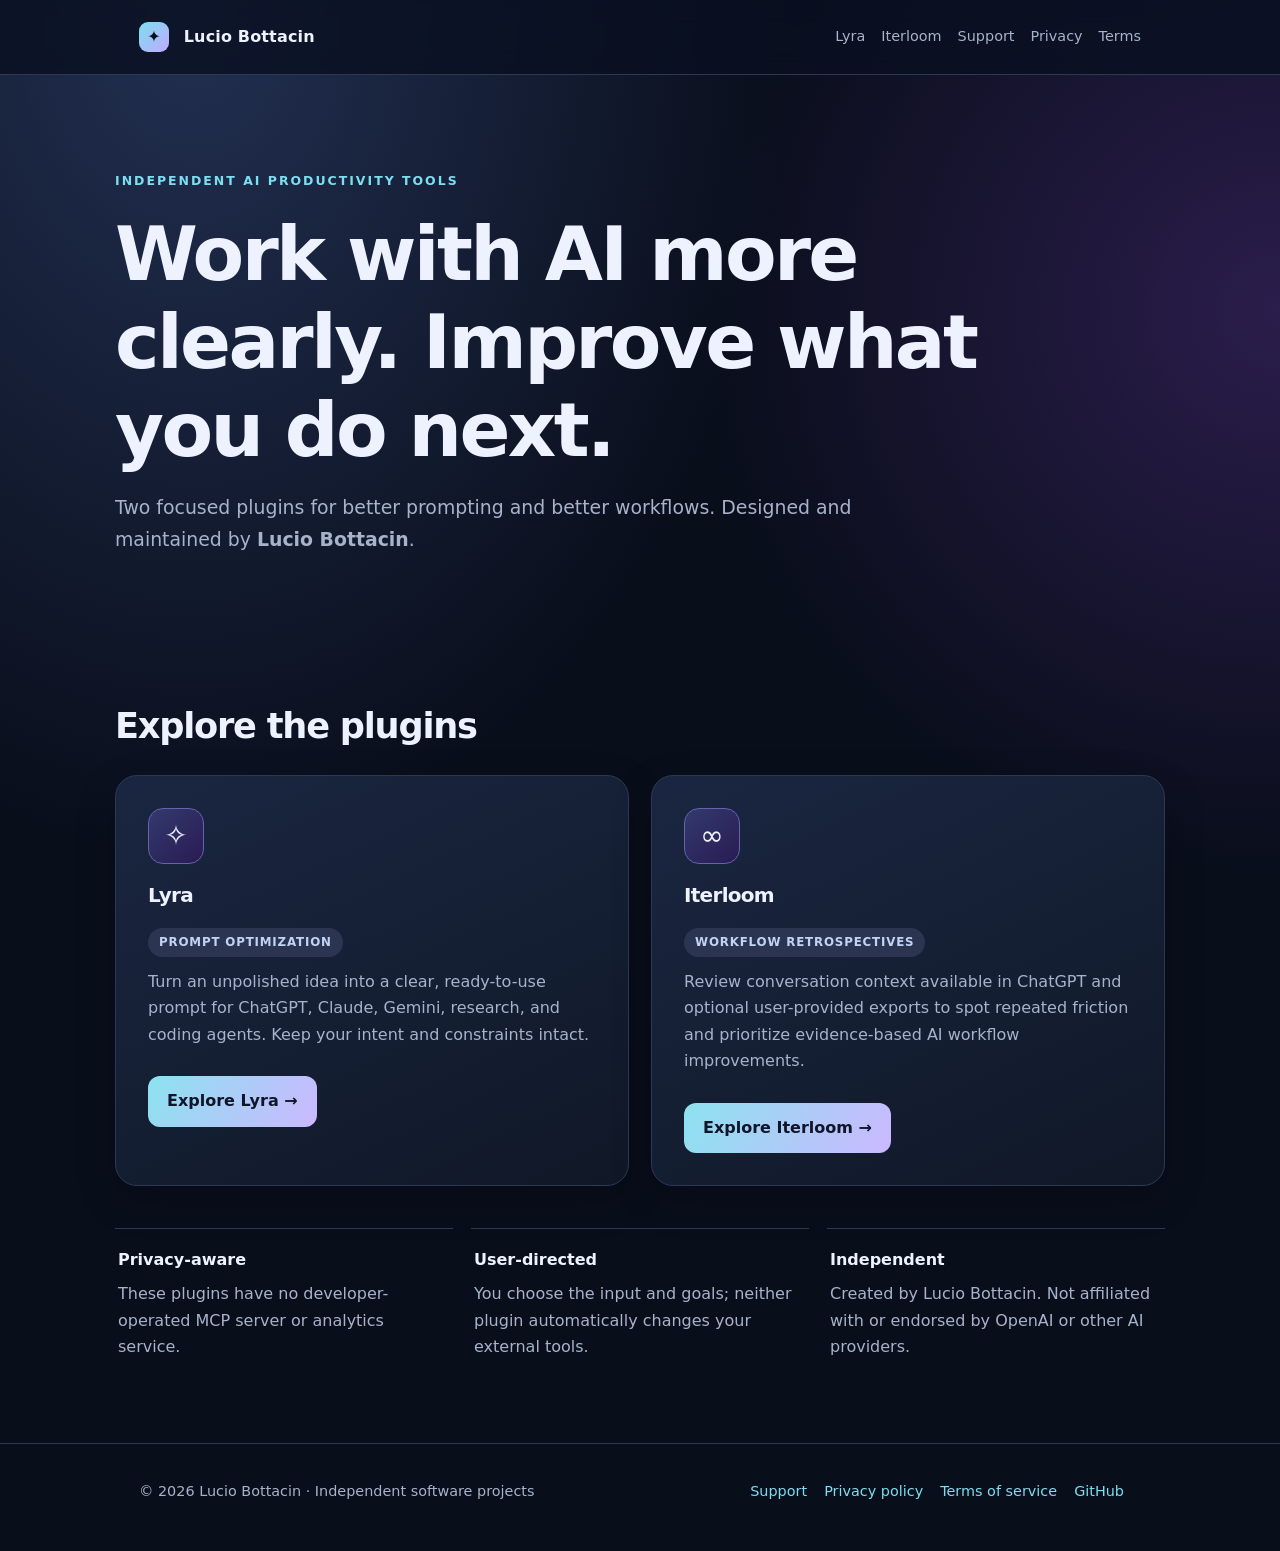
<file: index.html>
<!doctype html>
<html lang="en"><head><meta charset="utf-8"><meta name="viewport" content="width=device-width,initial-scale=1"><meta name="description" content="Lyra and Iterloom: independent AI productivity plugins created by Lucio Bottacin."><title>Lyra &amp; Iterloom — Lucio Bottacin</title><link rel="stylesheet" href="assets/style.css"></head>
<body><header class="topbar"><div class="wrap"><a class="brand" href="./"><span class="brand-mark">✦</span> Lucio Bottacin</a><nav class="nav" aria-label="Main navigation"><a href="lyra/">Lyra</a><a href="iterloom/">Iterloom</a><a href="support/">Support</a><a href="privacy/">Privacy</a><a href="terms/">Terms</a></nav></div></header>
<main><section class="hero wrap"><div class="eyebrow">Independent AI productivity tools</div><h1>Work with AI more clearly. Improve what you do next.</h1><p class="lead">Two focused plugins for better prompting and better workflows. Designed and maintained by <strong>Lucio Bottacin</strong>.</p></section>
<section class="section wrap" aria-labelledby="plugins"><h2 id="plugins">Explore the plugins</h2><div class="grid"><article class="card"><div class="symbol" aria-hidden="true">✧</div><h3>Lyra</h3><span class="pill">Prompt optimization</span><p>Turn an unpolished idea into a clear, ready-to-use prompt for ChatGPT, Claude, Gemini, research, and coding agents. Keep your intent and constraints intact.</p><a class="button" href="lyra/">Explore Lyra →</a></article><article class="card"><div class="symbol" aria-hidden="true">∞</div><h3>Iterloom</h3><span class="pill">Workflow retrospectives</span><p>Review conversation context available in ChatGPT and optional user-provided exports to spot repeated friction and prioritize evidence-based AI workflow improvements.</p><a class="button" href="iterloom/">Explore Iterloom →</a></article></div><div class="features"><div class="feature"><strong>Privacy-aware</strong>These plugins have no developer-operated MCP server or analytics service.</div><div class="feature"><strong>User-directed</strong>You choose the input and goals; neither plugin automatically changes your external tools.</div><div class="feature"><strong>Independent</strong>Created by Lucio Bottacin. Not affiliated with or endorsed by OpenAI or other AI providers.</div></div></section></main>
<footer class="footer"><div class="wrap"><div>© 2026 Lucio Bottacin · Independent software projects</div><div><a href="support/">Support</a><a href="privacy/">Privacy policy</a><a href="terms/">Terms of service</a><a href="https://github.com/LucioB16/chatgpt-plugins">GitHub</a></div></div></footer></body></html>
</file>
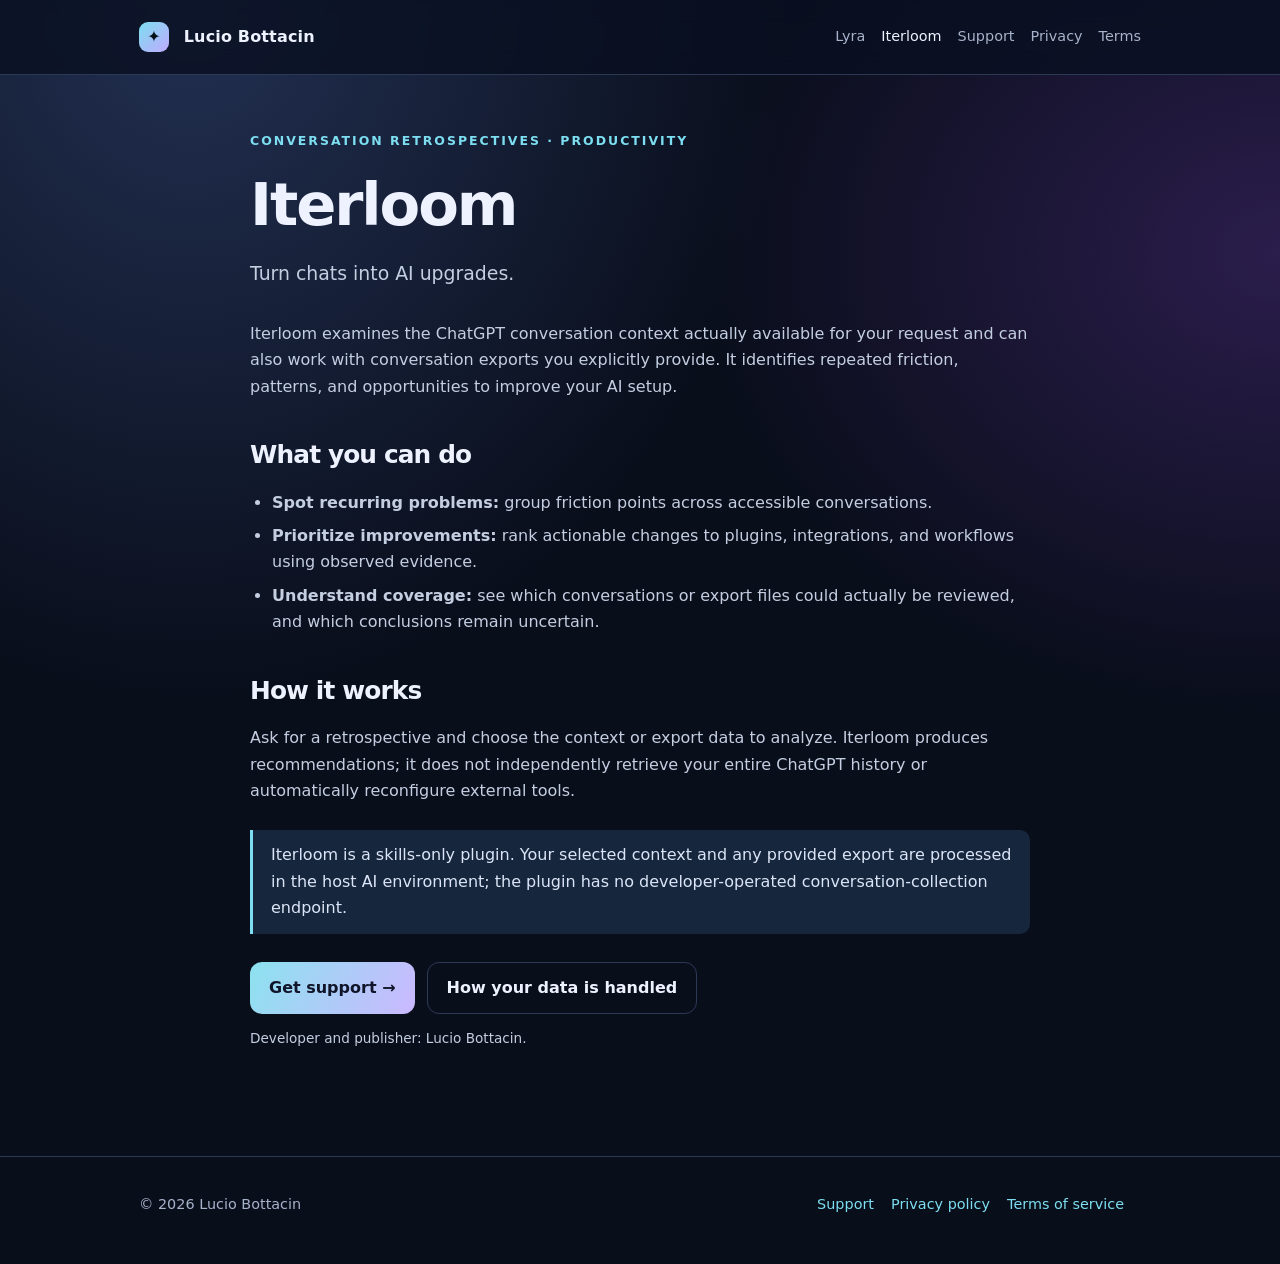
<file: iterloom/index.html>
<!doctype html>
<html lang="en"><head><meta charset="utf-8"><meta name="viewport" content="width=device-width,initial-scale=1"><meta name="description" content="Iterloom turns accessible ChatGPT context and optional exports into practical AI workflow improvements."><title>Iterloom — Workflow reviews by Lucio Bottacin</title><link rel="stylesheet" href="../assets/style.css"></head>
<body><header class="topbar"><div class="wrap"><a class="brand" href="../"><span class="brand-mark">✦</span> Lucio Bottacin</a><nav class="nav" aria-label="Main navigation"><a href="../lyra/">Lyra</a><a href="./" aria-current="page">Iterloom</a><a href="../support/">Support</a><a href="../privacy/">Privacy</a><a href="../terms/">Terms</a></nav></div></header>
<main><article class="wrap prose"><div class="eyebrow">Conversation retrospectives · Productivity</div><h1>Iterloom</h1><p class="lead">Turn chats into AI upgrades.</p><p>Iterloom examines the ChatGPT conversation context actually available for your request and can also work with conversation exports you explicitly provide. It identifies repeated friction, patterns, and opportunities to improve your AI setup.</p><h2>What you can do</h2><ul><li><strong>Spot recurring problems:</strong> group friction points across accessible conversations.</li><li><strong>Prioritize improvements:</strong> rank actionable changes to plugins, integrations, and workflows using observed evidence.</li><li><strong>Understand coverage:</strong> see which conversations or export files could actually be reviewed, and which conclusions remain uncertain.</li></ul><h2>How it works</h2><p>Ask for a retrospective and choose the context or export data to analyze. Iterloom produces recommendations; it does not independently retrieve your entire ChatGPT history or automatically reconfigure external tools.</p><div class="notice">Iterloom is a skills-only plugin. Your selected context and any provided export are processed in the host AI environment; the plugin has no developer-operated conversation-collection endpoint.</div><div class="actions"><a class="button" href="../support/">Get support →</a><a class="button secondary" href="../privacy/">How your data is handled</a></div><p class="meta">Developer and publisher: Lucio Bottacin.</p></article></main><footer class="footer"><div class="wrap"><div>© 2026 Lucio Bottacin</div><div><a href="../support/">Support</a><a href="../privacy/">Privacy policy</a><a href="../terms/">Terms of service</a></div></div></footer></body></html>
</file>
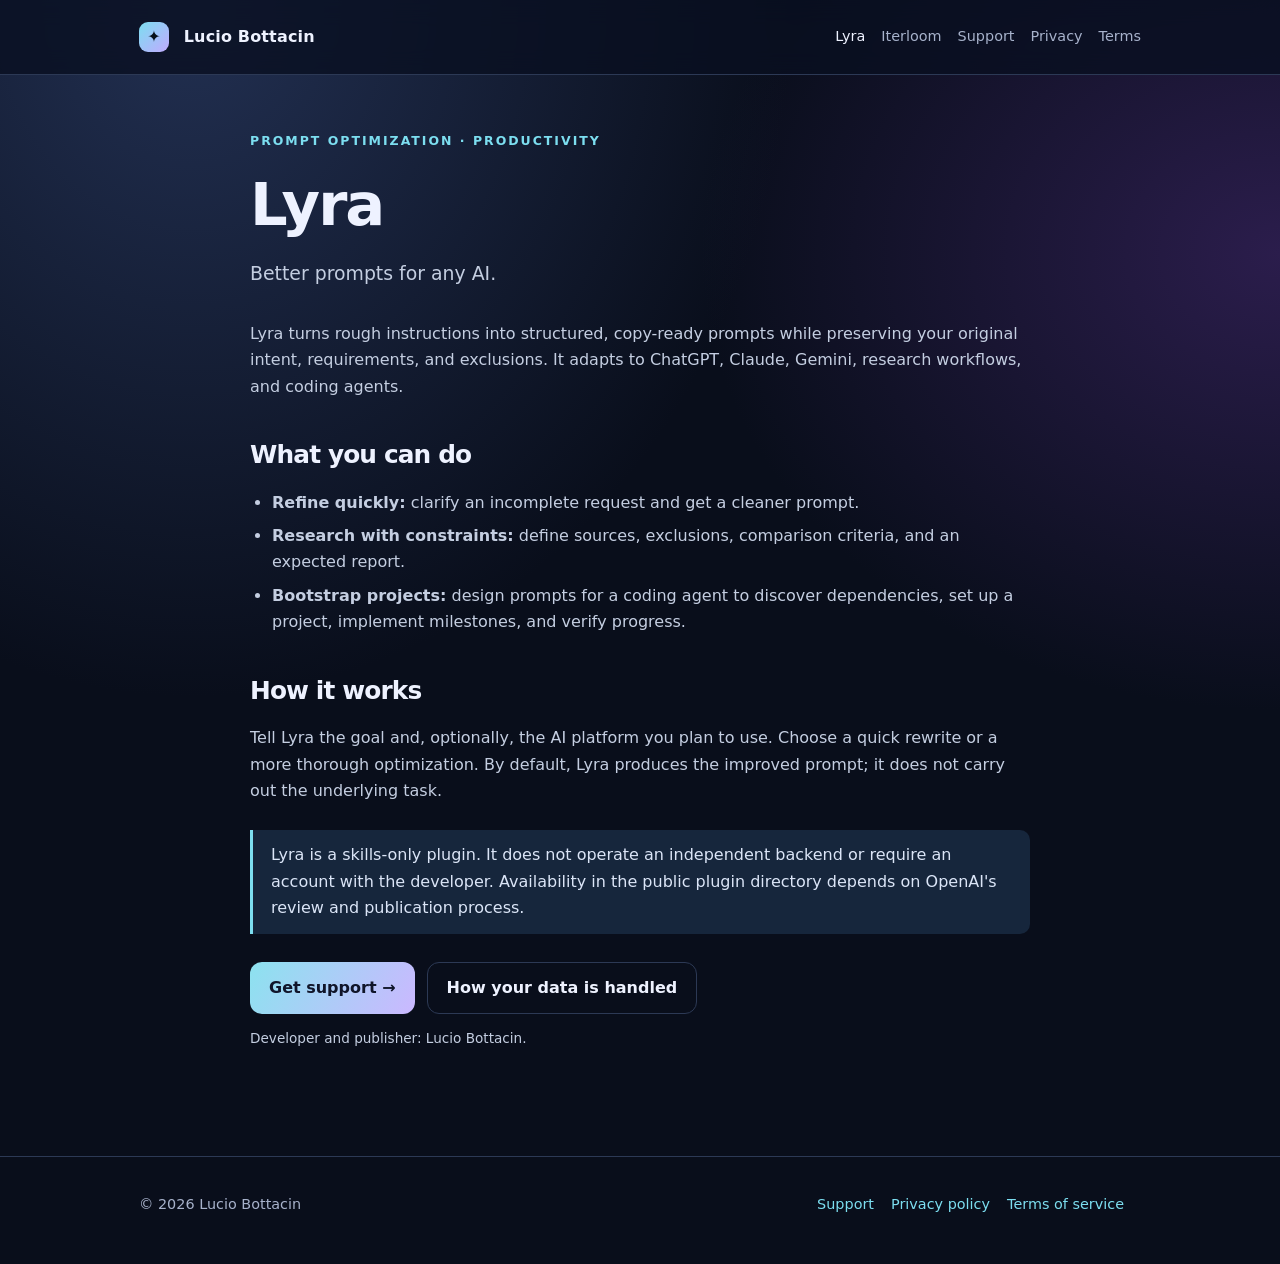
<file: lyra/index.html>
<!doctype html>
<html lang="en"><head><meta charset="utf-8"><meta name="viewport" content="width=device-width,initial-scale=1"><meta name="description" content="Lyra helps you turn rough ideas into clear, platform-aware prompts for AI."><title>Lyra — Prompt optimization by Lucio Bottacin</title><link rel="stylesheet" href="../assets/style.css"></head>
<body><header class="topbar"><div class="wrap"><a class="brand" href="../"><span class="brand-mark">✦</span> Lucio Bottacin</a><nav class="nav" aria-label="Main navigation"><a href="./" aria-current="page">Lyra</a><a href="../iterloom/">Iterloom</a><a href="../support/">Support</a><a href="../privacy/">Privacy</a><a href="../terms/">Terms</a></nav></div></header>
<main><article class="wrap prose"><div class="eyebrow">Prompt optimization · Productivity</div><h1>Lyra</h1><p class="lead">Better prompts for any AI.</p><p>Lyra turns rough instructions into structured, copy-ready prompts while preserving your original intent, requirements, and exclusions. It adapts to ChatGPT, Claude, Gemini, research workflows, and coding agents.</p><h2>What you can do</h2><ul><li><strong>Refine quickly:</strong> clarify an incomplete request and get a cleaner prompt.</li><li><strong>Research with constraints:</strong> define sources, exclusions, comparison criteria, and an expected report.</li><li><strong>Bootstrap projects:</strong> design prompts for a coding agent to discover dependencies, set up a project, implement milestones, and verify progress.</li></ul><h2>How it works</h2><p>Tell Lyra the goal and, optionally, the AI platform you plan to use. Choose a quick rewrite or a more thorough optimization. By default, Lyra produces the improved prompt; it does not carry out the underlying task.</p><div class="notice">Lyra is a skills-only plugin. It does not operate an independent backend or require an account with the developer. Availability in the public plugin directory depends on OpenAI's review and publication process.</div><div class="actions"><a class="button" href="../support/">Get support →</a><a class="button secondary" href="../privacy/">How your data is handled</a></div><p class="meta">Developer and publisher: Lucio Bottacin.</p></article></main><footer class="footer"><div class="wrap"><div>© 2026 Lucio Bottacin</div><div><a href="../support/">Support</a><a href="../privacy/">Privacy policy</a><a href="../terms/">Terms of service</a></div></div></footer></body></html>
</file>
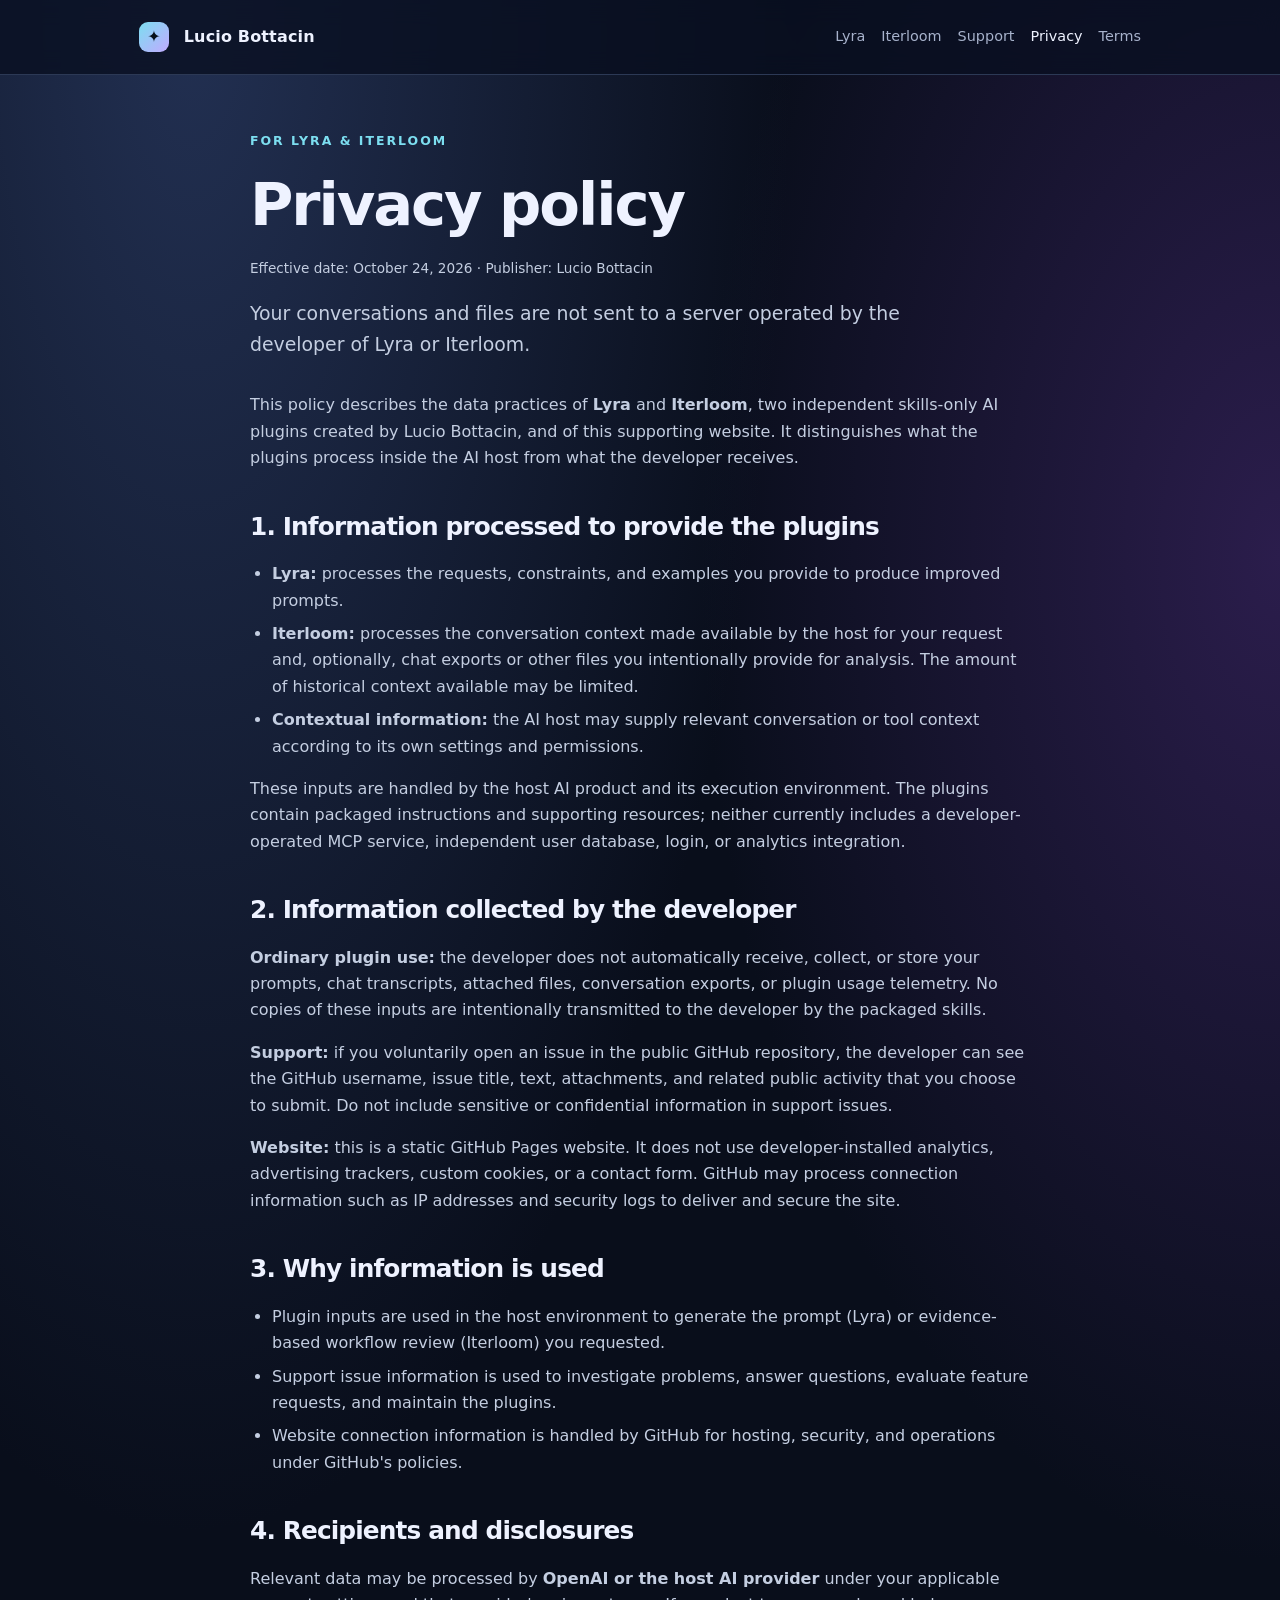
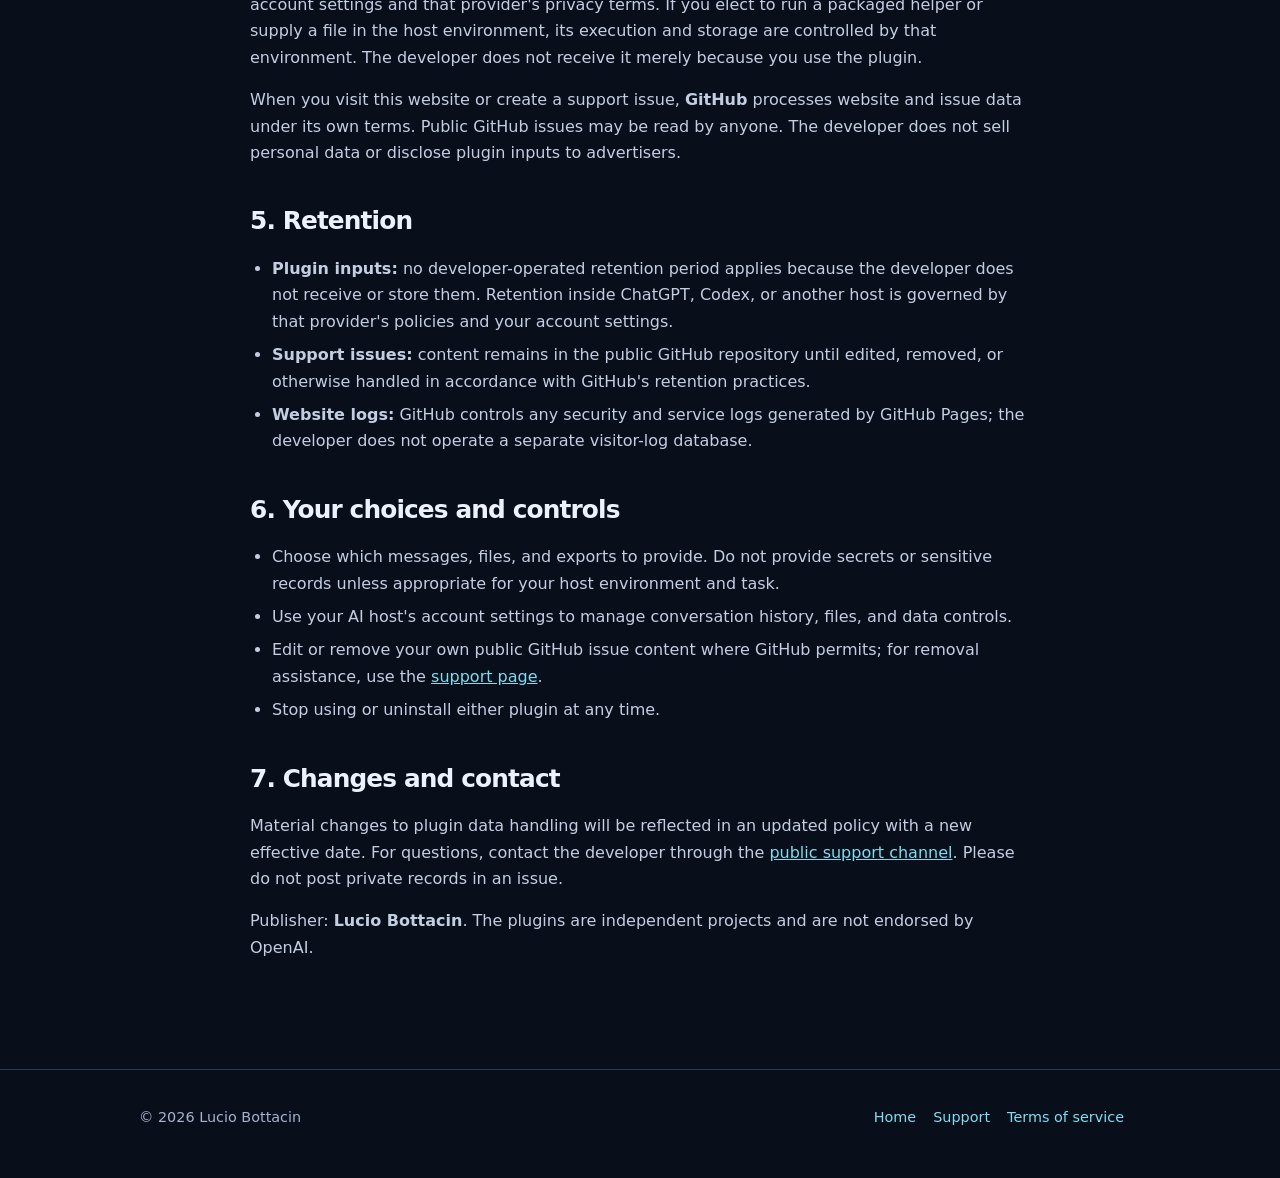
<file: privacy/index.html>
<!doctype html>
<html lang="en"><head><meta charset="utf-8"><meta name="viewport" content="width=device-width,initial-scale=1"><meta name="description" content="Privacy policy for Lyra and Iterloom, independent skills-only plugins by Lucio Bottacin."><title>Privacy Policy — Lyra &amp; Iterloom</title><link rel="stylesheet" href="../assets/style.css"></head>
<body><header class="topbar"><div class="wrap"><a class="brand" href="../"><span class="brand-mark">✦</span> Lucio Bottacin</a><nav class="nav" aria-label="Main navigation"><a href="../lyra/">Lyra</a><a href="../iterloom/">Iterloom</a><a href="../support/">Support</a><a href="./" aria-current="page">Privacy</a><a href="../terms/">Terms</a></nav></div></header>
<main><article class="wrap prose"><div class="eyebrow">For Lyra &amp; Iterloom</div><h1>Privacy policy</h1><p class="meta">Effective date: October 24, 2026 · Publisher: Lucio Bottacin</p><p class="lead">Your conversations and files are not sent to a server operated by the developer of Lyra or Iterloom.</p><p>This policy describes the data practices of <strong>Lyra</strong> and <strong>Iterloom</strong>, two independent skills-only AI plugins created by Lucio Bottacin, and of this supporting website. It distinguishes what the plugins process inside the AI host from what the developer receives.</p>
<h2>1. Information processed to provide the plugins</h2><ul><li><strong>Lyra:</strong> processes the requests, constraints, and examples you provide to produce improved prompts.</li><li><strong>Iterloom:</strong> processes the conversation context made available by the host for your request and, optionally, chat exports or other files you intentionally provide for analysis. The amount of historical context available may be limited.</li><li><strong>Contextual information:</strong> the AI host may supply relevant conversation or tool context according to its own settings and permissions.</li></ul><p>These inputs are handled by the host AI product and its execution environment. The plugins contain packaged instructions and supporting resources; neither currently includes a developer-operated MCP service, independent user database, login, or analytics integration.</p>
<h2>2. Information collected by the developer</h2><p><strong>Ordinary plugin use:</strong> the developer does not automatically receive, collect, or store your prompts, chat transcripts, attached files, conversation exports, or plugin usage telemetry. No copies of these inputs are intentionally transmitted to the developer by the packaged skills.</p><p><strong>Support:</strong> if you voluntarily open an issue in the public GitHub repository, the developer can see the GitHub username, issue title, text, attachments, and related public activity that you choose to submit. Do not include sensitive or confidential information in support issues.</p><p><strong>Website:</strong> this is a static GitHub Pages website. It does not use developer-installed analytics, advertising trackers, custom cookies, or a contact form. GitHub may process connection information such as IP addresses and security logs to deliver and secure the site.</p>
<h2>3. Why information is used</h2><ul><li>Plugin inputs are used in the host environment to generate the prompt (Lyra) or evidence-based workflow review (Iterloom) you requested.</li><li>Support issue information is used to investigate problems, answer questions, evaluate feature requests, and maintain the plugins.</li><li>Website connection information is handled by GitHub for hosting, security, and operations under GitHub's policies.</li></ul>
<h2>4. Recipients and disclosures</h2><p>Relevant data may be processed by <strong>OpenAI or the host AI provider</strong> under your applicable account settings and that provider's privacy terms. If you elect to run a packaged helper or supply a file in the host environment, its execution and storage are controlled by that environment. The developer does not receive it merely because you use the plugin.</p><p>When you visit this website or create a support issue, <strong>GitHub</strong> processes website and issue data under its own terms. Public GitHub issues may be read by anyone. The developer does not sell personal data or disclose plugin inputs to advertisers.</p>
<h2>5. Retention</h2><ul><li><strong>Plugin inputs:</strong> no developer-operated retention period applies because the developer does not receive or store them. Retention inside ChatGPT, Codex, or another host is governed by that provider's policies and your account settings.</li><li><strong>Support issues:</strong> content remains in the public GitHub repository until edited, removed, or otherwise handled in accordance with GitHub's retention practices.</li><li><strong>Website logs:</strong> GitHub controls any security and service logs generated by GitHub Pages; the developer does not operate a separate visitor-log database.</li></ul>
<h2>6. Your choices and controls</h2><ul><li>Choose which messages, files, and exports to provide. Do not provide secrets or sensitive records unless appropriate for your host environment and task.</li><li>Use your AI host's account settings to manage conversation history, files, and data controls.</li><li>Edit or remove your own public GitHub issue content where GitHub permits; for removal assistance, use the <a href="../support/">support page</a>.</li><li>Stop using or uninstall either plugin at any time.</li></ul>
<h2>7. Changes and contact</h2><p>Material changes to plugin data handling will be reflected in an updated policy with a new effective date. For questions, contact the developer through the <a href="../support/">public support channel</a>. Please do not post private records in an issue.</p><p>Publisher: <strong>Lucio Bottacin</strong>. The plugins are independent projects and are not endorsed by OpenAI.</p></article></main><footer class="footer"><div class="wrap"><div>© 2026 Lucio Bottacin</div><div><a href="../">Home</a><a href="../support/">Support</a><a href="../terms/">Terms of service</a></div></div></footer></body></html>
</file>
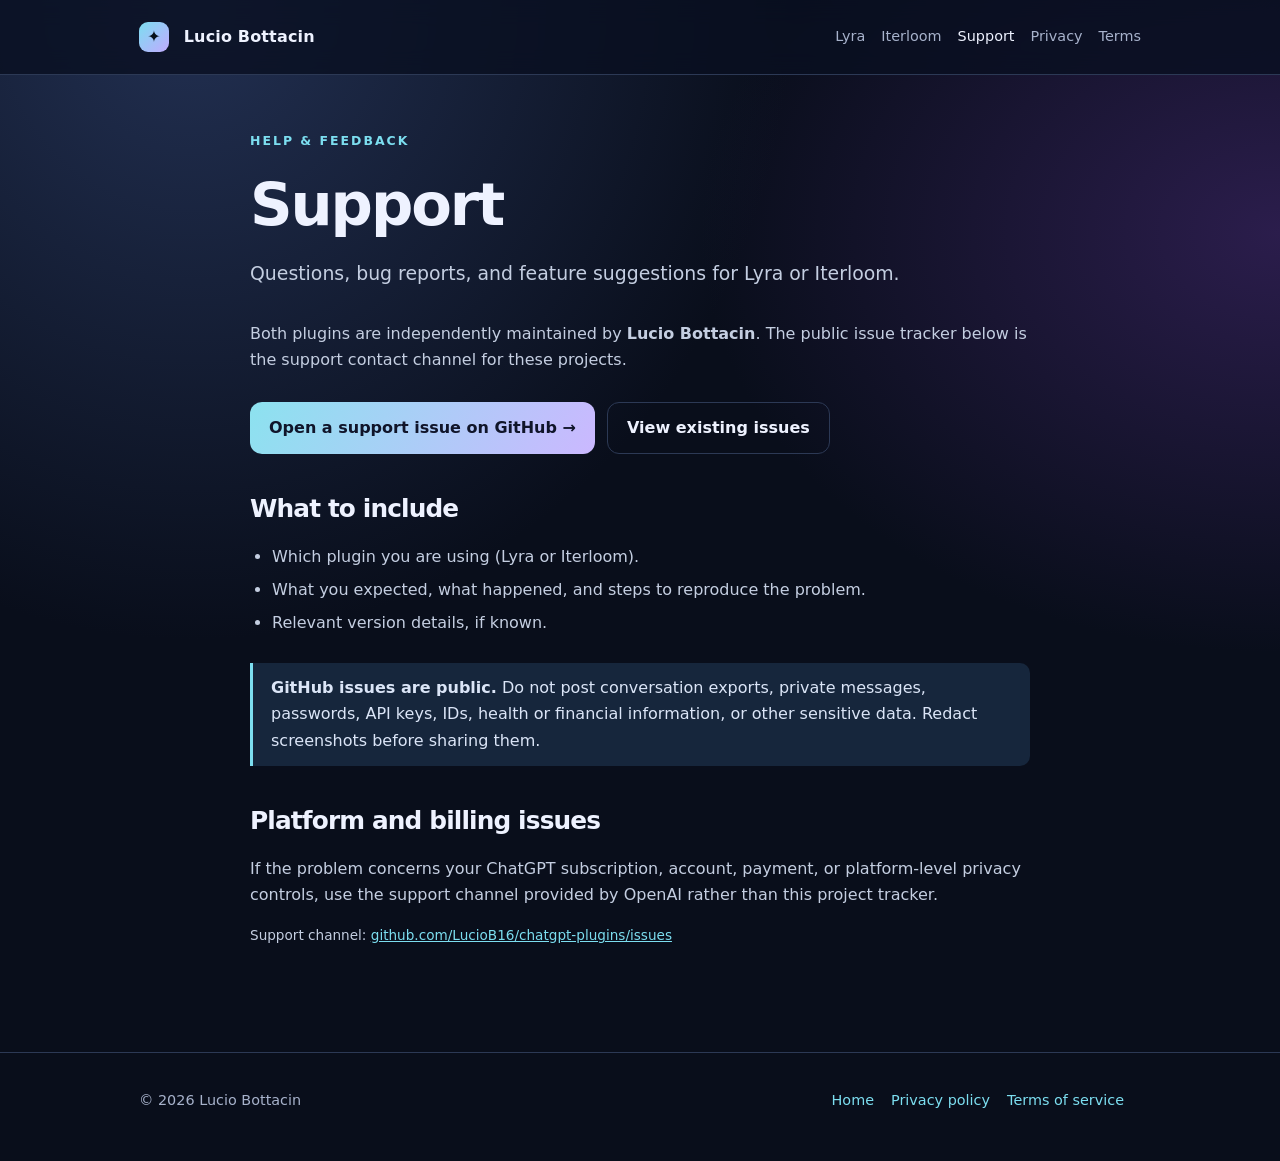
<file: support/index.html>
<!doctype html>
<html lang="en"><head><meta charset="utf-8"><meta name="viewport" content="width=device-width,initial-scale=1"><meta name="description" content="Get support for the Lyra and Iterloom plugins by Lucio Bottacin."><title>Support — Lyra &amp; Iterloom</title><link rel="stylesheet" href="../assets/style.css"></head>
<body><header class="topbar"><div class="wrap"><a class="brand" href="../"><span class="brand-mark">✦</span> Lucio Bottacin</a><nav class="nav" aria-label="Main navigation"><a href="../lyra/">Lyra</a><a href="../iterloom/">Iterloom</a><a href="./" aria-current="page">Support</a><a href="../privacy/">Privacy</a><a href="../terms/">Terms</a></nav></div></header>
<main><article class="wrap prose"><div class="eyebrow">Help &amp; feedback</div><h1>Support</h1><p class="lead">Questions, bug reports, and feature suggestions for Lyra or Iterloom.</p><p>Both plugins are independently maintained by <strong>Lucio Bottacin</strong>. The public issue tracker below is the support contact channel for these projects.</p><div class="actions"><a class="button" href="https://github.com/LucioB16/chatgpt-plugins/issues/new">Open a support issue on GitHub →</a><a class="button secondary" href="https://github.com/LucioB16/chatgpt-plugins/issues">View existing issues</a></div><h2>What to include</h2><ul><li>Which plugin you are using (Lyra or Iterloom).</li><li>What you expected, what happened, and steps to reproduce the problem.</li><li>Relevant version details, if known.</li></ul><div class="notice"><strong>GitHub issues are public.</strong> Do not post conversation exports, private messages, passwords, API keys, IDs, health or financial information, or other sensitive data. Redact screenshots before sharing them.</div><h2>Platform and billing issues</h2><p>If the problem concerns your ChatGPT subscription, account, payment, or platform-level privacy controls, use the support channel provided by OpenAI rather than this project tracker.</p><p class="meta">Support channel: <a href="https://github.com/LucioB16/chatgpt-plugins/issues">github.com/LucioB16/chatgpt-plugins/issues</a></p></article></main><footer class="footer"><div class="wrap"><div>© 2026 Lucio Bottacin</div><div><a href="../">Home</a><a href="../privacy/">Privacy policy</a><a href="../terms/">Terms of service</a></div></div></footer></body></html>
</file>
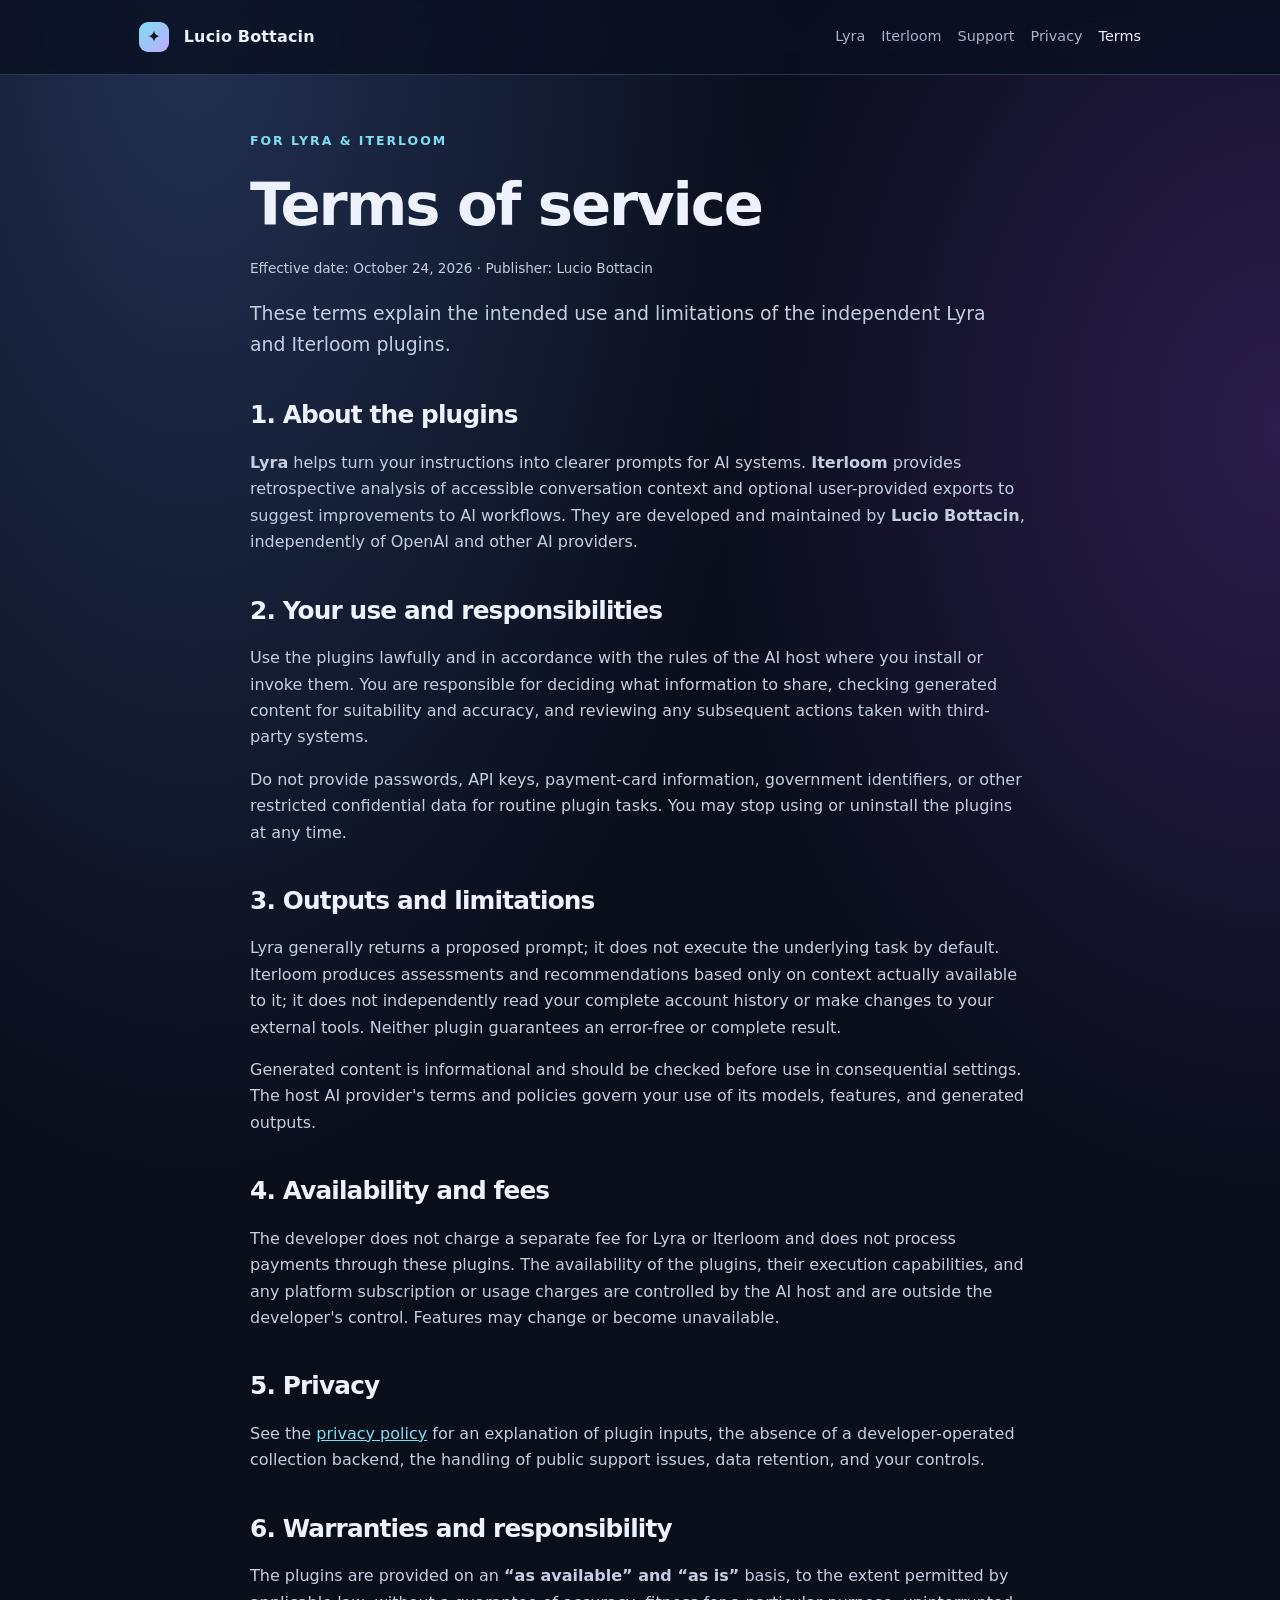
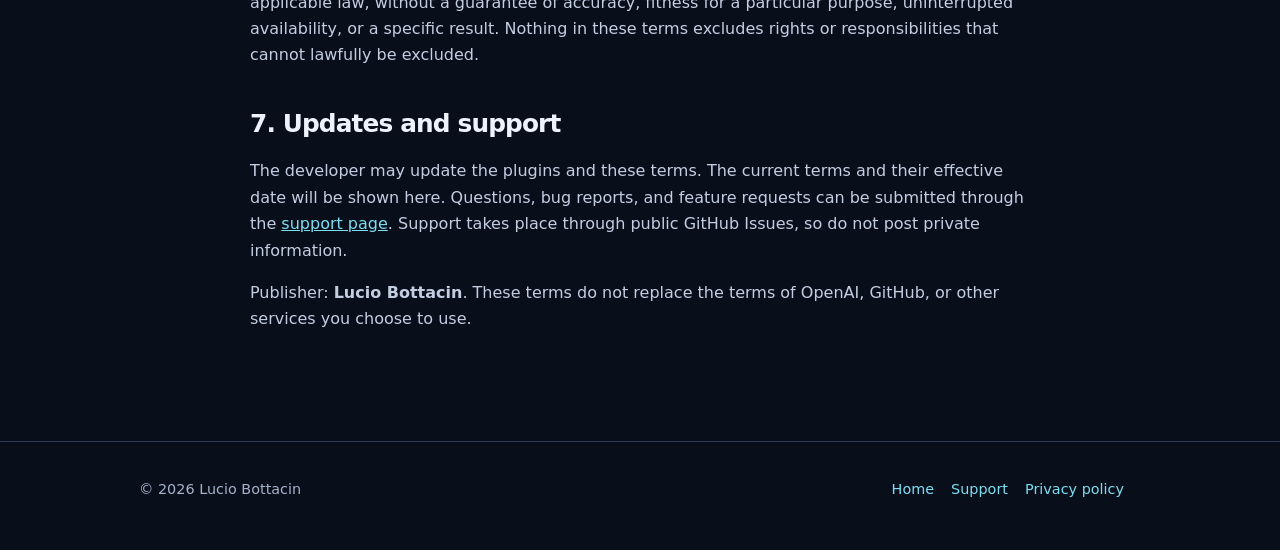
<file: terms/index.html>
<!doctype html>
<html lang="en"><head><meta charset="utf-8"><meta name="viewport" content="width=device-width,initial-scale=1"><meta name="description" content="Terms of service for Lyra and Iterloom by Lucio Bottacin."><title>Terms of Service — Lyra &amp; Iterloom</title><link rel="stylesheet" href="../assets/style.css"></head>
<body><header class="topbar"><div class="wrap"><a class="brand" href="../"><span class="brand-mark">✦</span> Lucio Bottacin</a><nav class="nav" aria-label="Main navigation"><a href="../lyra/">Lyra</a><a href="../iterloom/">Iterloom</a><a href="../support/">Support</a><a href="../privacy/">Privacy</a><a href="./" aria-current="page">Terms</a></nav></div></header>
<main><article class="wrap prose"><div class="eyebrow">For Lyra &amp; Iterloom</div><h1>Terms of service</h1><p class="meta">Effective date: October 24, 2026 · Publisher: Lucio Bottacin</p><p class="lead">These terms explain the intended use and limitations of the independent Lyra and Iterloom plugins.</p><h2>1. About the plugins</h2><p><strong>Lyra</strong> helps turn your instructions into clearer prompts for AI systems. <strong>Iterloom</strong> provides retrospective analysis of accessible conversation context and optional user-provided exports to suggest improvements to AI workflows. They are developed and maintained by <strong>Lucio Bottacin</strong>, independently of OpenAI and other AI providers.</p>
<h2>2. Your use and responsibilities</h2><p>Use the plugins lawfully and in accordance with the rules of the AI host where you install or invoke them. You are responsible for deciding what information to share, checking generated content for suitability and accuracy, and reviewing any subsequent actions taken with third-party systems.</p><p>Do not provide passwords, API keys, payment-card information, government identifiers, or other restricted confidential data for routine plugin tasks. You may stop using or uninstall the plugins at any time.</p>
<h2>3. Outputs and limitations</h2><p>Lyra generally returns a proposed prompt; it does not execute the underlying task by default. Iterloom produces assessments and recommendations based only on context actually available to it; it does not independently read your complete account history or make changes to your external tools. Neither plugin guarantees an error-free or complete result.</p><p>Generated content is informational and should be checked before use in consequential settings. The host AI provider's terms and policies govern your use of its models, features, and generated outputs.</p>
<h2>4. Availability and fees</h2><p>The developer does not charge a separate fee for Lyra or Iterloom and does not process payments through these plugins. The availability of the plugins, their execution capabilities, and any platform subscription or usage charges are controlled by the AI host and are outside the developer's control. Features may change or become unavailable.</p>
<h2>5. Privacy</h2><p>See the <a href="../privacy/">privacy policy</a> for an explanation of plugin inputs, the absence of a developer-operated collection backend, the handling of public support issues, data retention, and your controls.</p>
<h2>6. Warranties and responsibility</h2><p>The plugins are provided on an <strong>“as available” and “as is”</strong> basis, to the extent permitted by applicable law, without a guarantee of accuracy, fitness for a particular purpose, uninterrupted availability, or a specific result. Nothing in these terms excludes rights or responsibilities that cannot lawfully be excluded.</p>
<h2>7. Updates and support</h2><p>The developer may update the plugins and these terms. The current terms and their effective date will be shown here. Questions, bug reports, and feature requests can be submitted through the <a href="../support/">support page</a>. Support takes place through public GitHub Issues, so do not post private information.</p><p>Publisher: <strong>Lucio Bottacin</strong>. These terms do not replace the terms of OpenAI, GitHub, or other services you choose to use.</p></article></main><footer class="footer"><div class="wrap"><div>© 2026 Lucio Bottacin</div><div><a href="../">Home</a><a href="../support/">Support</a><a href="../privacy/">Privacy policy</a></div></div></footer></body></html>
</file>
<file: assets/style.css>
:root{color-scheme:dark;--bg:#090e1b;--panel:#121a2c;--line:#2c3955;--text:#eef2ff;--muted:#a7b2cb;--cyan:#7cdef0;--lavender:#c1aaff;--max:1050px}*{box-sizing:border-box}html{scroll-behavior:smooth}body{margin:0;background:radial-gradient(ellipse at 15% 0%,#223052 0%,transparent 39%),radial-gradient(ellipse at 100% 20%,#2b1d4c 0%,transparent 32%),var(--bg);color:var(--text);font:16px/1.65 system-ui,-apple-system,BlinkMacSystemFont,"Segoe UI",sans-serif;min-height:100vh}a{color:var(--cyan)}a:focus-visible{outline:3px solid var(--cyan);outline-offset:4px;border-radius:3px}.wrap{max-width:var(--max);margin:auto;padding:0 24px}.topbar{border-bottom:1px solid var(--line);background:#091021cc;backdrop-filter:blur(12px)}.topbar>.wrap{display:flex;align-items:center;justify-content:space-between;gap:28px;min-height:74px}.brand{font-weight:760;letter-spacing:.01em;color:var(--text);text-decoration:none;white-space:nowrap}.brand-mark{display:inline-grid;place-items:center;width:30px;height:30px;border-radius:9px;margin-right:9px;color:#061018;background:linear-gradient(135deg,var(--cyan),var(--lavender))}.nav{display:flex;flex-wrap:wrap;gap:16px;font-size:.9rem}.nav a{text-decoration:none;color:var(--muted)}.nav a:hover,.nav a[aria-current="page"]{color:var(--text)}.hero{padding:96px 0 66px}.eyebrow{font-size:.78rem;text-transform:uppercase;letter-spacing:.16em;color:var(--cyan);font-weight:750}h1,h2,h3{letter-spacing:-.035em;line-height:1.17}h1{font-size:clamp(2.6rem,6vw,4.7rem);max-width:880px;margin:18px 0}h2{font-size:clamp(1.7rem,3vw,2.2rem)}h3{font-size:1.25rem}.lead{color:var(--muted);font-size:1.18rem;max-width:750px}.section{padding:36px 0 64px}.grid{display:grid;grid-template-columns:repeat(2,minmax(0,1fr));gap:22px}.card{background:linear-gradient(155deg,#1a2641,#101827);border:1px solid var(--line);border-radius:22px;padding:32px;box-shadow:0 14px 40px #0003}.card p{color:var(--muted);margin:12px 0 28px}.pill{display:inline-block;font-size:.74rem;font-weight:700;letter-spacing:.07em;text-transform:uppercase;border-radius:999px;padding:5px 11px;background:#2b3551;color:#c3d3f5}.symbol{width:56px;height:56px;display:grid;place-items:center;border-radius:15px;font-size:28px;background:linear-gradient(140deg,#323a6e,#2a1b53);border:1px solid #6563ac}.button{display:inline-flex;align-items:center;justify-content:center;gap:8px;border-radius:12px;background:linear-gradient(120deg,#8ce2ef,#cbb8ff);color:#10152a;padding:12px 19px;text-decoration:none;font-weight:750}.button:hover{filter:brightness(1.08)}.button.secondary{background:transparent;border:1px solid var(--line);color:var(--text)}.actions{display:flex;flex-wrap:wrap;gap:12px;margin-top:28px}.features{display:grid;grid-template-columns:repeat(3,minmax(0,1fr));gap:18px;margin-top:42px}.feature{border-top:1px solid var(--line);padding:18px 3px;color:var(--muted)}.feature strong{color:var(--text);display:block;margin-bottom:8px}.prose{max-width:780px;padding:56px 0 92px}.prose h1{font-size:clamp(2.4rem,5vw,3.7rem)}.prose h2{margin-top:40px;font-size:1.55rem}.prose h3{margin-top:24px;font-size:1.13rem}.prose p,.prose li{color:#c4cee1}.prose li{margin:7px 0}.prose ul{padding-left:22px}.prose .lead{margin-bottom:32px}.notice{border-left:3px solid var(--cyan);padding:12px 18px;background:#16263c;border-radius:0 10px 10px 0;color:#dbe5f7;margin:26px 0}.meta{font-size:.85rem;color:var(--muted)}.footer{border-top:1px solid var(--line);padding:36px 0 48px;color:var(--muted);font-size:.9rem}.footer .wrap{display:flex;align-items:flex-start;justify-content:space-between;flex-wrap:wrap;gap:22px}.footer a{text-decoration:none;margin-right:17px}.footer a:hover{text-decoration:underline}code{padding:.15em .3em;background:#212a41;border-radius:5px}::selection{background:#5b74a1;color:#fff}@media(max-width:700px){.topbar>.wrap{align-items:flex-start;flex-direction:column;padding-top:16px;padding-bottom:18px;gap:10px}.nav{gap:12px}.hero{padding:60px 0 32px}.grid,.features{grid-template-columns:1fr}.card{padding:24px}.prose{padding-top:34px}}
</file>
